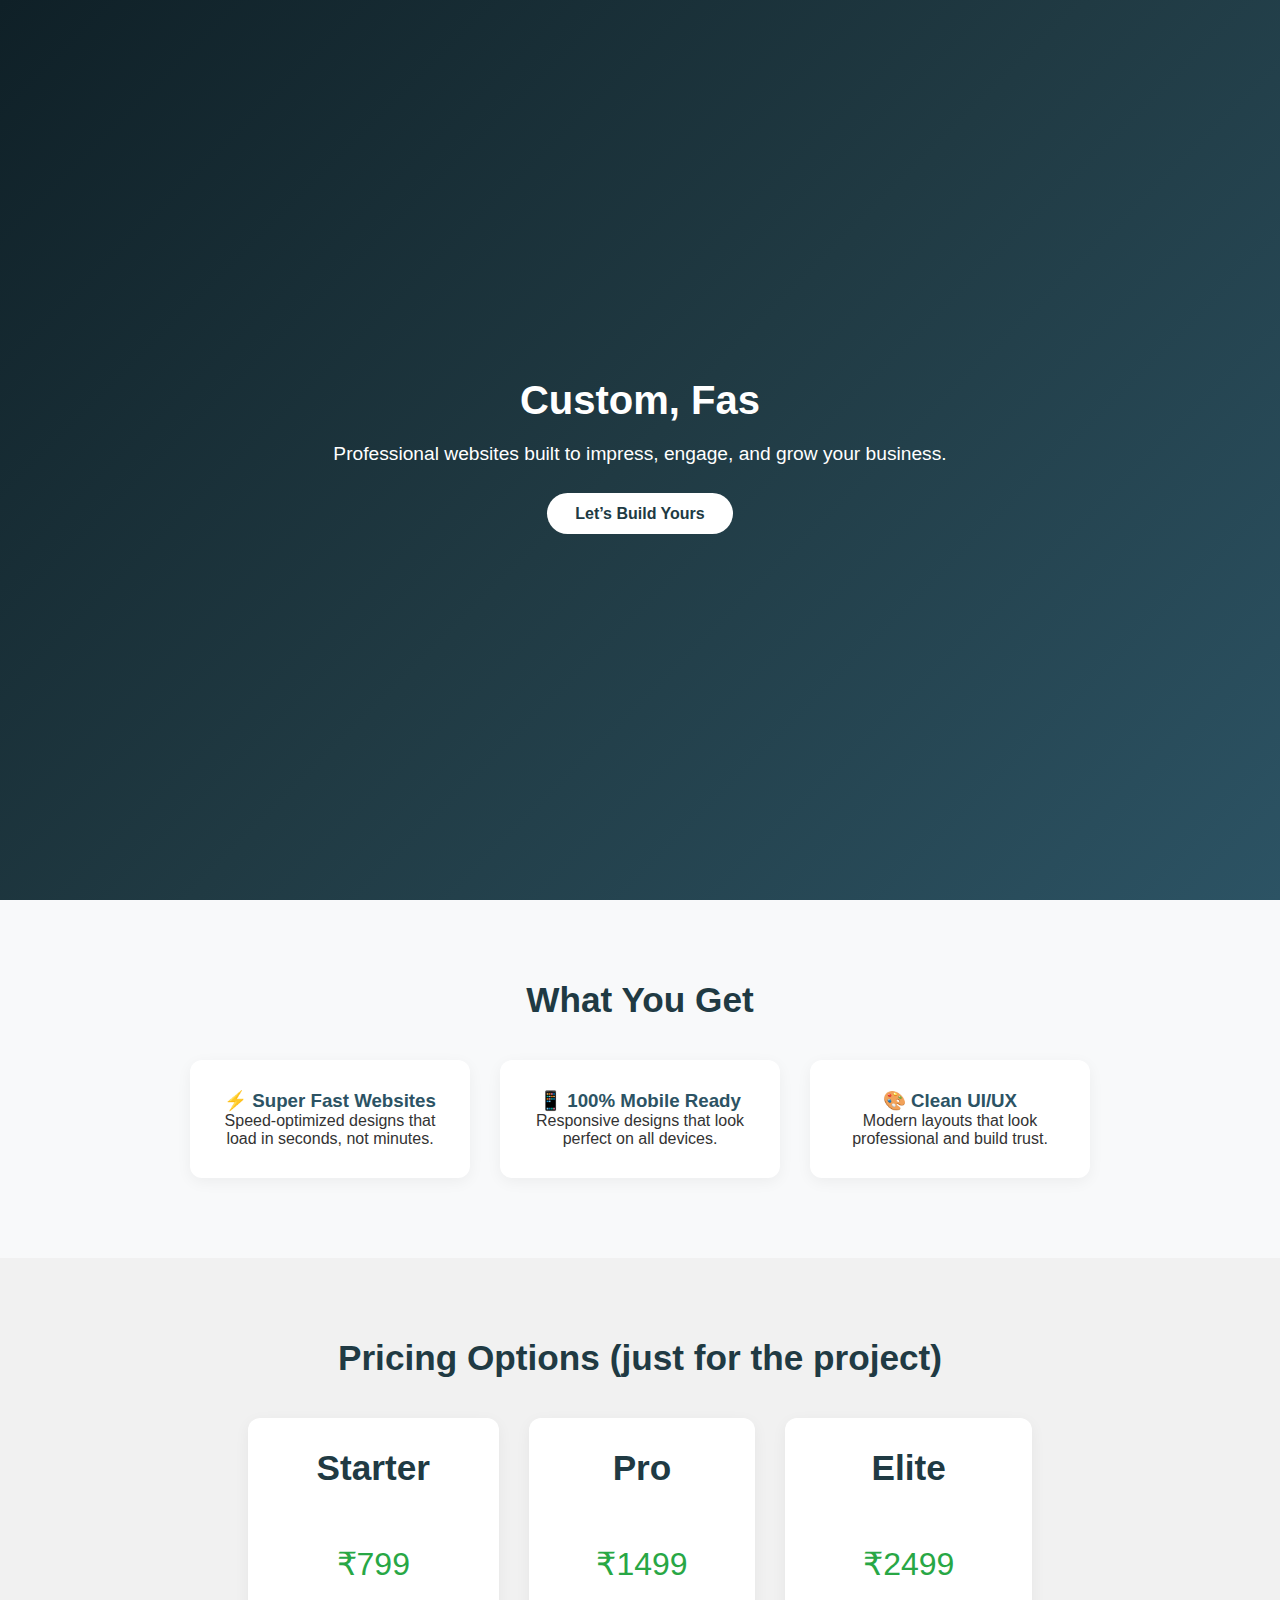
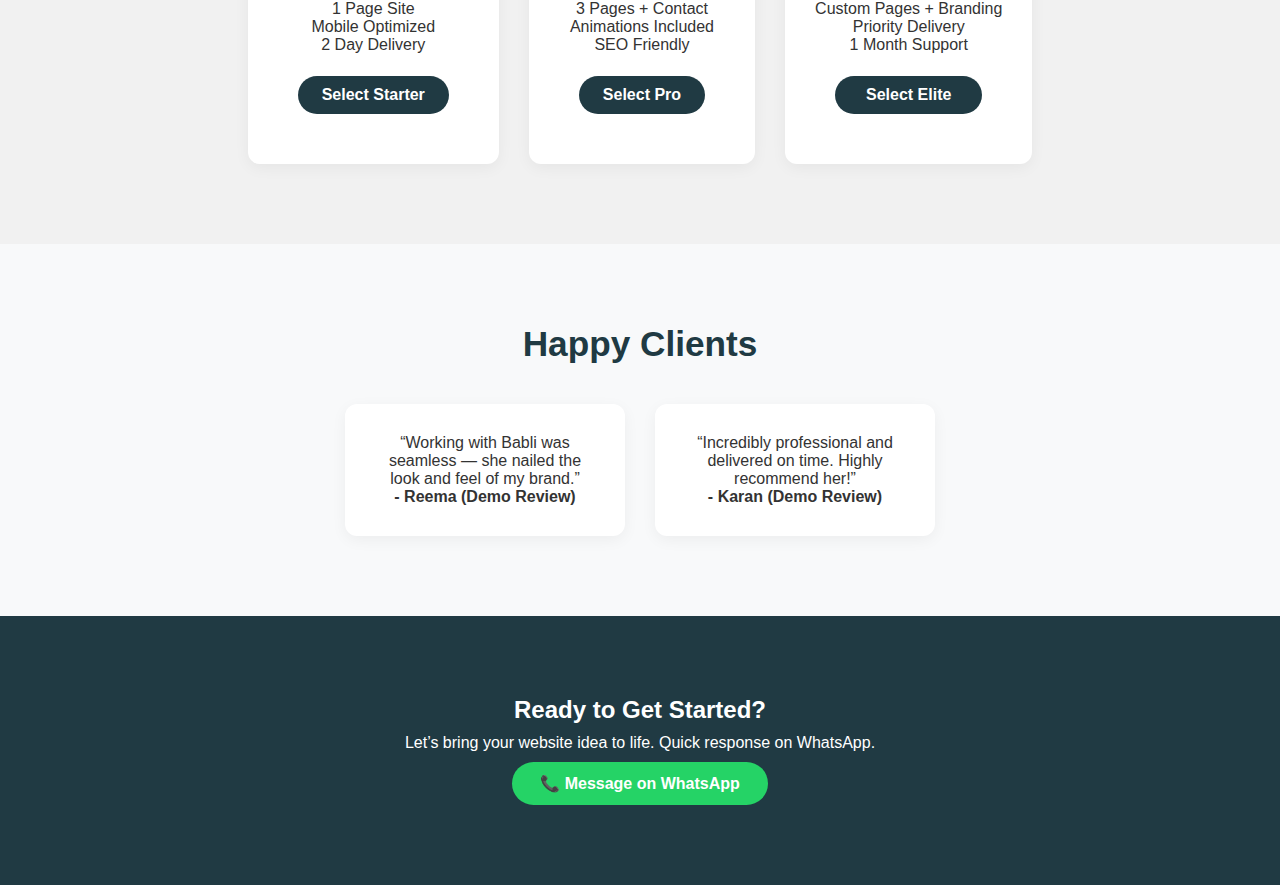
<file: landing-page/Index.html>
<!DOCTYPE html>
<html lang="en">
<head>
  <meta charset="UTF-8" />
  <meta name="viewport" content="width=device-width, initial-scale=1.0"/>
  <title>Babli Designs – Stunning Websites</title>
  <link rel="stylesheet" href="style.css">
</head>
<body>

  <!-- HERO -->
  <header class="hero">
    <div class="hero-container">
      <h1 id="type-writer"></h1>
      <p class="sub-heading">
        Professional websites built to impress, engage, and grow your business.
      </p>
      <a href="#contact" class="cta-btn">Let’s Build Yours</a>
    </div>
  </header>

  <!-- BENEFITS -->
  <section class="section">
    <h2>What You Get</h2>
    <div class="benefit-list">
      <div class="benefit-item">
        <h3>⚡ Super Fast Websites</h3>
        <p>Speed-optimized designs that load in seconds, not minutes.</p>
      </div>
      <div class="benefit-item">
        <h3>📱 100% Mobile Ready</h3>
        <p>Responsive designs that look perfect on all devices.</p>
      </div>
      <div class="benefit-item">
        <h3>🎨 Clean UI/UX</h3>
        <p>Modern layouts that look professional and build trust.</p>
      </div>
    </div>
  </section>

  <!-- PRICING -->
  <section class="section" style="background-color:#f1f1f1;">
    <h2>Pricing Options (just for the project)</h2>
    <div class="pricing-cards">
      <div class="card">
        <h2>Starter</h2>
        <p class="price">₹799</p>
        <ul>
          <li>1 Page Site</li>
          <li>Mobile Optimized</li>
          <li>2 Day Delivery</li>
        </ul>
        <a href="#contact" class="price-btn">Select Starter</a>
      </div>
      <div class="card">
        <h2>Pro</h2>
        <p class="price">₹1499</p>
        <ul>
          <li>3 Pages + Contact</li>
          <li>Animations Included</li>
          <li>SEO Friendly</li>
        </ul>
        <a href="#contact" class="price-btn">Select Pro</a>
      </div>
      <div class="card">
        <h2>Elite</h2>
        <p class="price">₹2499</p>
        <ul>
          <li>Custom Pages + Branding</li>
          <li>Priority Delivery</li>
          <li>1 Month Support</li>
        </ul>
        <a href="#contact" class="price-btn">Select Elite</a>
      </div>
    </div>
  </section>

  <!-- REVIEWS -->
  <section class="section">
    <h2>Happy Clients</h2>
    <div class="review-cards">
      <div class="review-card">
        <p>“Working with Babli was seamless — she nailed the look and feel of my brand.”</p>
        <h4>- Reema (Demo Review)</h4>
      </div>
      <div class="review-card">
        <p>“Incredibly professional and delivered on time. Highly recommend her!”</p>
        <h4>- Karan (Demo Review)</h4>
      </div>
    </div>
  </section>

  <!-- CONTACT -->
  <section class="contact" id="contact">
    <h2>Ready to Get Started?</h2>
    <p>Let’s bring your website idea to life. Quick response on WhatsApp.</p>
    <a href="https://wa.me/7383521849" target="_blank" class="whatsapp-btn">📞 Message on WhatsApp</a>
  </section>

  <!-- Scroll Button -->
  <button onclick="scrollToTop()" id="scrollBtn" title="Go to top">⬆</button>

  <script src="script.js"></script>
</body>
</html>
</file>
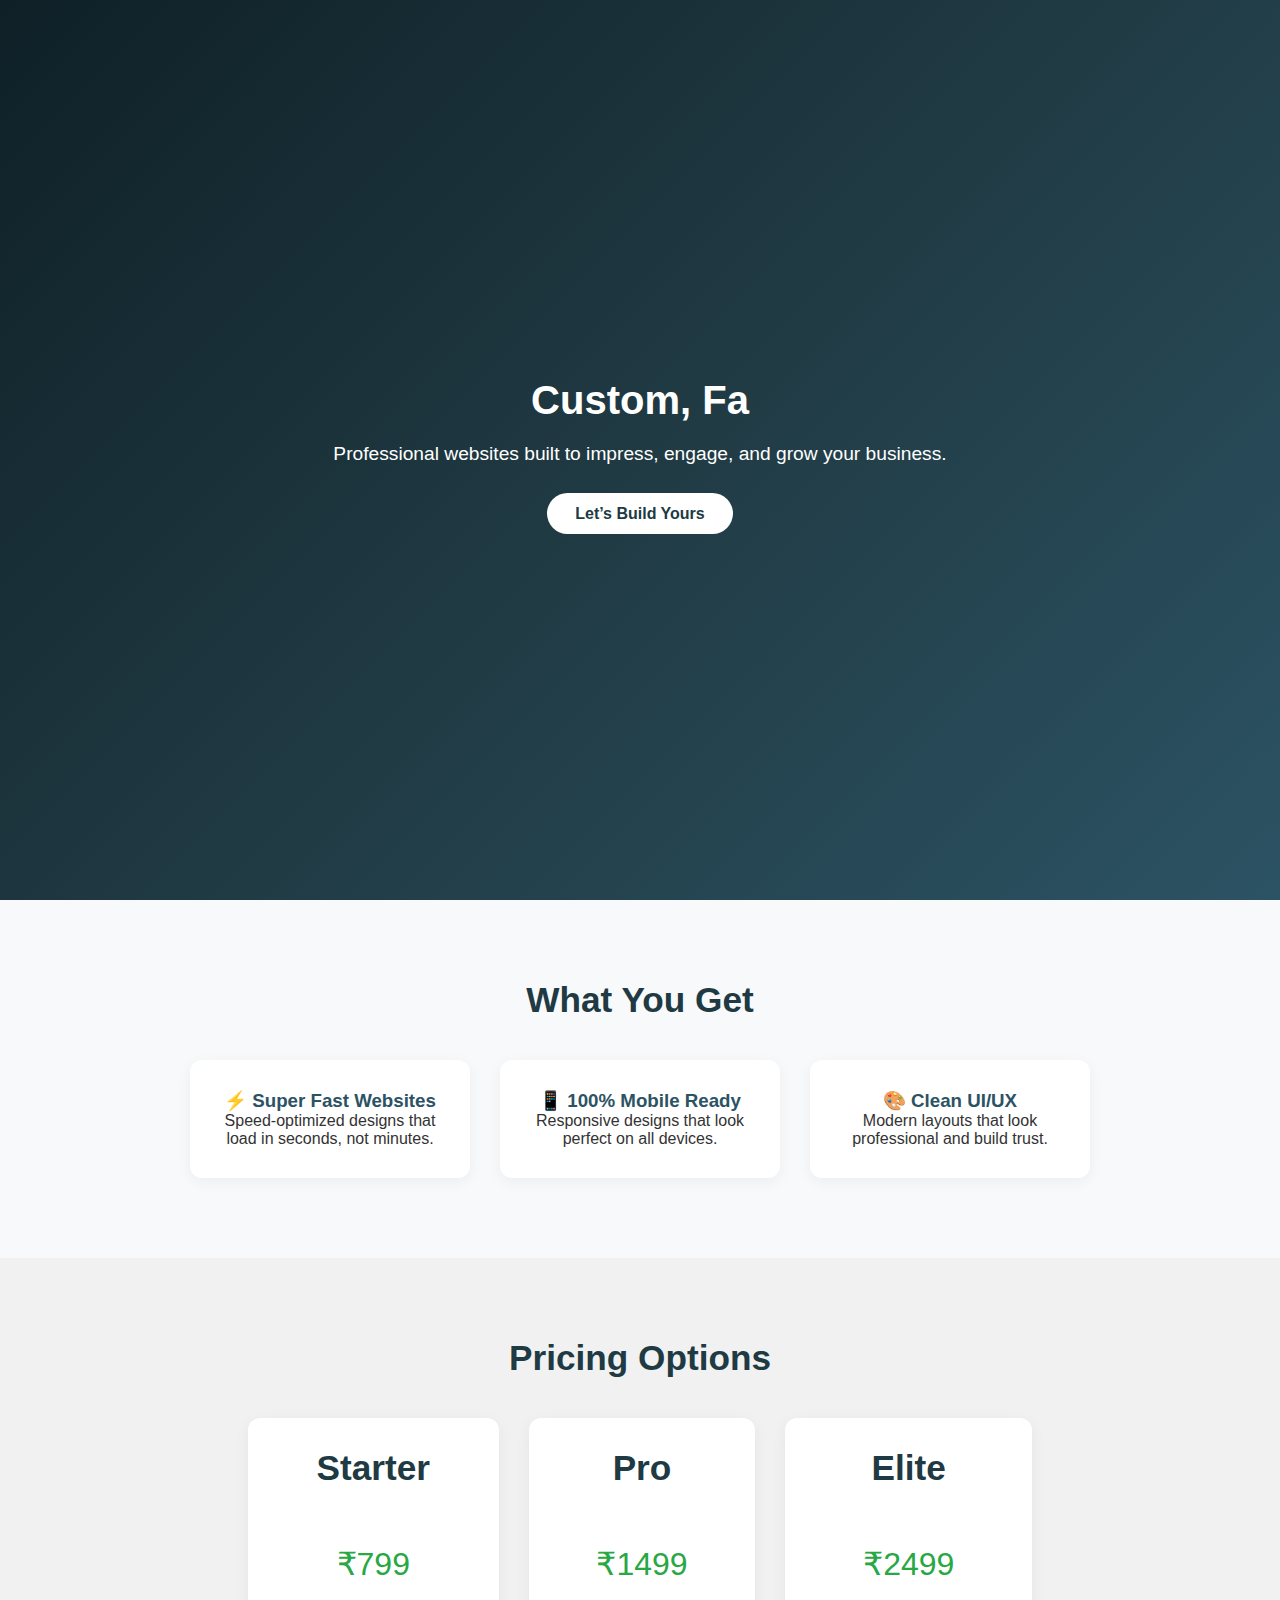
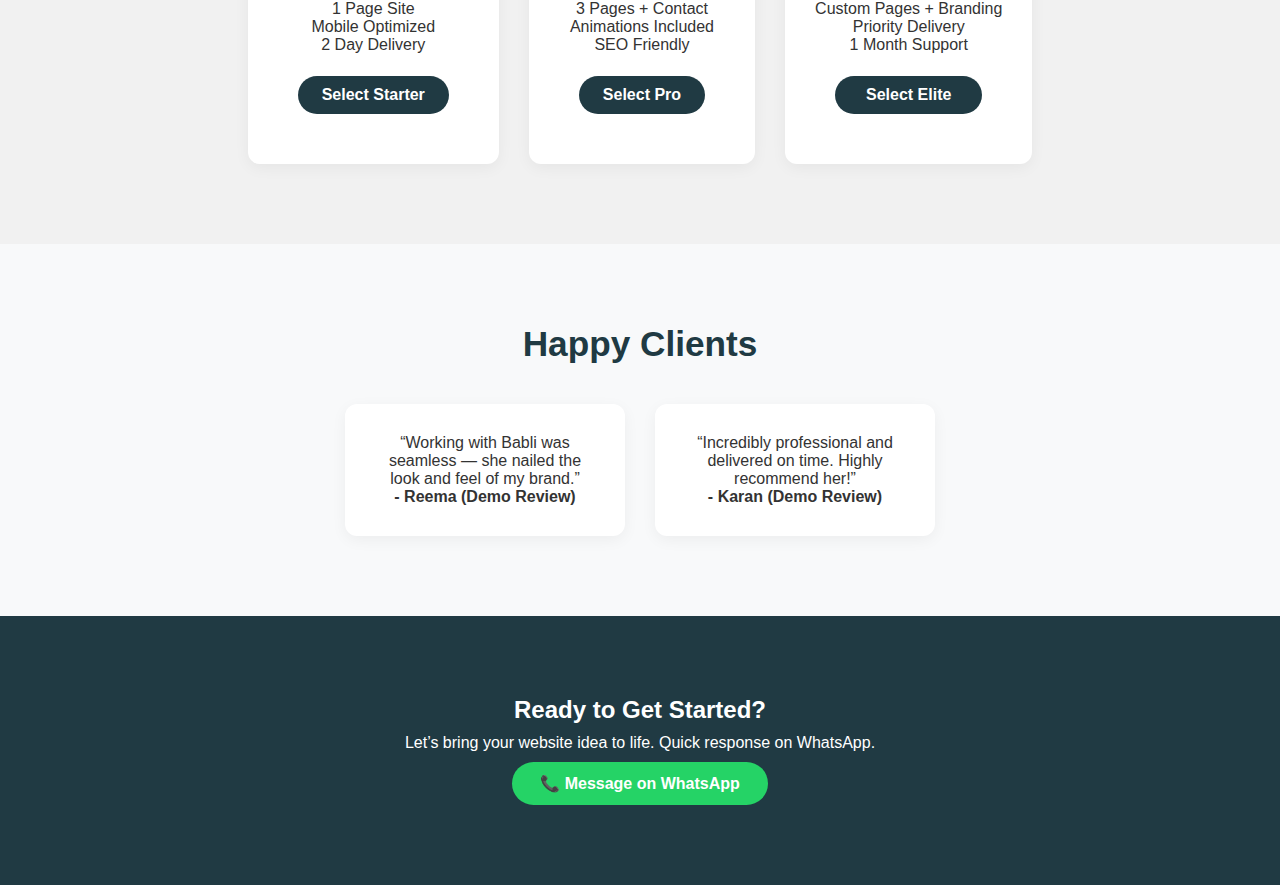
<file: landing page/Indexx.html>
<!DOCTYPE html>
<html lang="en">
<head>
  <meta charset="UTF-8" />
  <meta name="viewport" content="width=device-width, initial-scale=1.0"/>
  <title>Babli Designs – Stunning Websites</title>
  <link rel="stylesheet" href="style.css">
</head>
<body>

  <!-- HERO -->
  <header class="hero">
    <div class="hero-container">
      <h1 id="type-writer"></h1>
      <p class="sub-heading">
        Professional websites built to impress, engage, and grow your business.
      </p>
      <a href="#contact" class="cta-btn">Let’s Build Yours</a>
    </div>
  </header>

  <!-- BENEFITS -->
  <section class="section">
    <h2>What You Get</h2>
    <div class="benefit-list">
      <div class="benefit-item">
        <h3>⚡ Super Fast Websites</h3>
        <p>Speed-optimized designs that load in seconds, not minutes.</p>
      </div>
      <div class="benefit-item">
        <h3>📱 100% Mobile Ready</h3>
        <p>Responsive designs that look perfect on all devices.</p>
      </div>
      <div class="benefit-item">
        <h3>🎨 Clean UI/UX</h3>
        <p>Modern layouts that look professional and build trust.</p>
      </div>
    </div>
  </section>

  <!-- PRICING -->
  <section class="section" style="background-color:#f1f1f1;">
    <h2>Pricing Options</h2>
    <div class="pricing-cards">
      <div class="card">
        <h2>Starter</h2>
        <p class="price">₹799</p>
        <ul>
          <li>1 Page Site</li>
          <li>Mobile Optimized</li>
          <li>2 Day Delivery</li>
        </ul>
        <a href="#contact" class="price-btn">Select Starter</a>
      </div>
      <div class="card">
        <h2>Pro</h2>
        <p class="price">₹1499</p>
        <ul>
          <li>3 Pages + Contact</li>
          <li>Animations Included</li>
          <li>SEO Friendly</li>
        </ul>
        <a href="#contact" class="price-btn">Select Pro</a>
      </div>
      <div class="card">
        <h2>Elite</h2>
        <p class="price">₹2499</p>
        <ul>
          <li>Custom Pages + Branding</li>
          <li>Priority Delivery</li>
          <li>1 Month Support</li>
        </ul>
        <a href="#contact" class="price-btn">Select Elite</a>
      </div>
    </div>
  </section>

  <!-- REVIEWS -->
  <section class="section">
    <h2>Happy Clients</h2>
    <div class="review-cards">
      <div class="review-card">
        <p>“Working with Babli was seamless — she nailed the look and feel of my brand.”</p>
        <h4>- Reema (Demo Review)</h4>
      </div>
      <div class="review-card">
        <p>“Incredibly professional and delivered on time. Highly recommend her!”</p>
        <h4>- Karan (Demo Review)</h4>
      </div>
    </div>
  </section>

  <!-- CONTACT -->
  <section class="contact" id="contact">
    <h2>Ready to Get Started?</h2>
    <p>Let’s bring your website idea to life. Quick response on WhatsApp.</p>
    <a href="https://wa.me/7383521849" target="_blank" class="whatsapp-btn">📞 Message on WhatsApp</a>
  </section>

  <!-- Scroll Button -->
  <button onclick="scrollToTop()" id="scrollBtn" title="Go to top">⬆</button>

  <script src="script.js"></script>
</body>
</html>
</file>
<file: landing-page/style.css>
* { margin: 0; padding: 0; box-sizing: border-box; }
body {
  font-family: 'Poppins', sans-serif;
  background-color: #f8f9fa;
  color: #333;
  scroll-behavior: smooth;
}

.hero {
  background: linear-gradient(135deg, #0f2027, #203a43, #2c5364);
  color: white;
  padding: 120px 20px;
  text-align: center;
  display: flex;
  justify-content: center;
  align-items: center;
  height: 100vh;
  animation: fadeIn 1.5s ease;
}

@keyframes fadeIn {
  from { opacity: 0; transform: translateY(-20px); }
  to { opacity: 1; transform: translateY(0); }
}

.hero-container {
  max-width: 700px;
  animation: slideUp 1.5s ease-in-out;
}

@keyframes slideUp {
  0% { transform: translateY(40px); opacity: 0; }
  100% { transform: translateY(0); opacity: 1; }
}

.hero h1 {
  font-size: 2.5rem;
  margin-bottom: 20px;
}

.sub-heading {
  font-size: 1.2rem;
  color: white;
  margin-top: 10px;
  margin-bottom: 40px;
}

.cta-btn {
  background-color: #fff;
  color: #203a43;
  padding: 12px 28px;
  text-decoration: none;
  border-radius: 30px;
  font-weight: 600;
  transition: background 0.3s ease;
}

.cta-btn:hover {
  background-color: #ddd;
}

.section {
  padding: 80px 20px;
  text-align: center;
  
}

.section h2 {
  font-size: 2.2rem;
  margin-bottom: 40px;
  color: #203a43;
}

.benefit-list, .pricing-cards, .review-cards {
  display: flex;
  flex-wrap: wrap;
  gap: 30px;
  justify-content: center;
}

.benefit-item, .card, .review-card {
  background-color: white;
  padding: 30px;
  border-radius: 12px;
  max-width: 280px;
  box-shadow: 0 4px 15px rgba(0,0,0,0.05);
  transition: transform 0.3s ease;
}

.benefit-item:hover, .card:hover {
  transform: translateY(-5px);
}

.card{
    display: flex;
    flex-direction: column;
    gap:2px;
}

.card h3, .benefit-item h3 {
  color: #2c5364;
}

.price {
  font-size: 2rem;
  color: #28a745;
  margin: 15px 0;
}
ul{
    list-style: none;
}

.price-btn {
  background-color: #203a43;
  color: white;
  padding: 10px 24px;
  border-radius: 30px;
  display: inline-block;
  text-decoration: none;
  font-weight: bold;
  margin: 20px;
}

.price-btn:hover {
  background-color: #0f2027;
}

.contact {
  background-color: #203a43;
  color: white;
  padding: 80px 20px;
  display: flex;
  justify-content: center;
  align-items: center;
  flex-direction: column;
  gap:10px;
}

.whatsapp-btn {
  background-color: #25D366;
  color: white;
  padding: 12px 28px;
  border-radius: 30px;
  text-decoration: none;
  font-weight: bold;
}

.whatsapp-btn:hover {
  background-color: #1ebd5c;
}

#scrollBtn {
  position: fixed;
  bottom: 30px;
  right: 30px;
  z-index: 99;
  background-color: white;
  color: #203a43;
  border: none;
  padding: 12px 16px;
  border-radius: 50%;
  cursor: pointer;
  display: none;
  font-size: 18px;
  box-shadow: 0 4px 8px rgba(0,0,0,0.2);
}

#scrollBtn:hover {
  background-color: #203a43;
  color: white;
}
</file>
<file: landing page/style.css>
* { margin: 0; padding: 0; box-sizing: border-box; }
body {
  font-family: 'Poppins', sans-serif;
  background-color: #f8f9fa;
  color: #333;
  scroll-behavior: smooth;
}

.hero {
  background: linear-gradient(135deg, #0f2027, #203a43, #2c5364);
  color: white;
  padding: 120px 20px;
  text-align: center;
  display: flex;
  justify-content: center;
  align-items: center;
  height: 100vh;
  animation: fadeIn 1.5s ease;
}

@keyframes fadeIn {
  from { opacity: 0; transform: translateY(-20px); }
  to { opacity: 1; transform: translateY(0); }
}

.hero-container {
  max-width: 700px;
  animation: slideUp 1.5s ease-in-out;
}

@keyframes slideUp {
  0% { transform: translateY(40px); opacity: 0; }
  100% { transform: translateY(0); opacity: 1; }
}

.hero h1 {
  font-size: 2.5rem;
  margin-bottom: 20px;
}

.sub-heading {
  font-size: 1.2rem;
  color: white;
  margin-top: 10px;
  margin-bottom: 40px;
}

.cta-btn {
  background-color: #fff;
  color: #203a43;
  padding: 12px 28px;
  text-decoration: none;
  border-radius: 30px;
  font-weight: 600;
  transition: background 0.3s ease;
}

.cta-btn:hover {
  background-color: #ddd;
}

.section {
  padding: 80px 20px;
  text-align: center;
  
}

.section h2 {
  font-size: 2.2rem;
  margin-bottom: 40px;
  color: #203a43;
}

.benefit-list, .pricing-cards, .review-cards {
  display: flex;
  flex-wrap: wrap;
  gap: 30px;
  justify-content: center;
}

.benefit-item, .card, .review-card {
  background-color: white;
  padding: 30px;
  border-radius: 12px;
  max-width: 280px;
  box-shadow: 0 4px 15px rgba(0,0,0,0.05);
  transition: transform 0.3s ease;
}

.benefit-item:hover, .card:hover {
  transform: translateY(-5px);
}

.card{
    display: flex;
    flex-direction: column;
    gap:2px;
}

.card h3, .benefit-item h3 {
  color: #2c5364;
}

.price {
  font-size: 2rem;
  color: #28a745;
  margin: 15px 0;
}
ul{
    list-style: none;
}

.price-btn {
  background-color: #203a43;
  color: white;
  padding: 10px 24px;
  border-radius: 30px;
  display: inline-block;
  text-decoration: none;
  font-weight: bold;
  margin: 20px;
}

.price-btn:hover {
  background-color: #0f2027;
}

.contact {
  background-color: #203a43;
  color: white;
  padding: 80px 20px;
  display: flex;
  justify-content: center;
  align-items: center;
  flex-direction: column;
  gap:10px;
}

.whatsapp-btn {
  background-color: #25D366;
  color: white;
  padding: 12px 28px;
  border-radius: 30px;
  text-decoration: none;
  font-weight: bold;
}

.whatsapp-btn:hover {
  background-color: #1ebd5c;
}

#scrollBtn {
  position: fixed;
  bottom: 30px;
  right: 30px;
  z-index: 99;
  background-color: white;
  color: #203a43;
  border: none;
  padding: 12px 16px;
  border-radius: 50%;
  cursor: pointer;
  display: none;
  font-size: 18px;
  box-shadow: 0 4px 8px rgba(0,0,0,0.2);
}

#scrollBtn:hover {
  background-color: #203a43;
  color: white;
}
</file>
